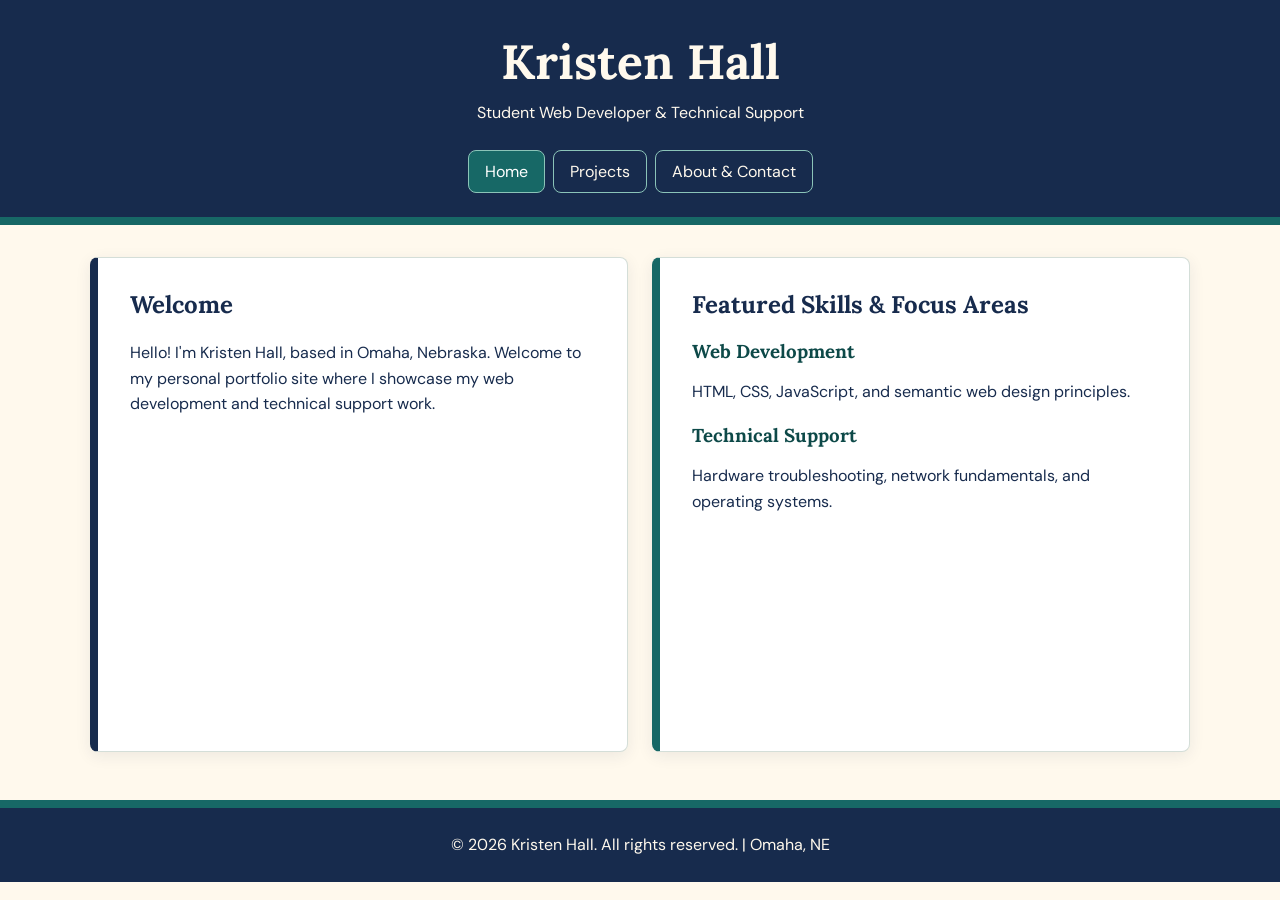
<file: index.html>
<!DOCTYPE html>
<html lang="en">
<head>
    <meta charset="UTF-8">
    <meta name="viewport" content="width=device-width, initial-scale=1.0">
    <title>Kristen Hall - Portfolio Home</title>
    <link rel="preconnect" href="https://fonts.googleapis.com">
    <link rel="preconnect" href="https://fonts.gstatic.com" crossorigin>
    <link href="https://fonts.googleapis.com/css2?family=DM+Sans:wght@400;500;600;700&family=Lora:wght@500;600;700&display=swap" rel="stylesheet">
    <link rel="stylesheet" href="homework1.css">
</head>
<body>
    <a class="skip-link" href="#main-content">Skip to main content</a>
    <header class="site-header">
        <h1>Kristen Hall</h1>
        <p>Student Web Developer &amp; Technical Support</p>
        <nav class="site-nav" aria-label="Main navigation">
            <ul>
                <li><a href="index.html" aria-current="page">Home</a></li>
                <li><a href="projects.html">Projects</a></li>
                <li><a href="contact.html">About &amp; Contact</a></li>
            </ul>
        </nav>
    </header>

    <main id="main-content">
        <section id="welcome" class="content-card">
            <h2>Welcome</h2>
            <p>Hello! I'm Kristen Hall, based in Omaha, Nebraska. Welcome to my personal portfolio site where I showcase my web development and technical support work.</p>
        </section>

        <section class="content-card">
            <h2>Featured Skills &amp; Focus Areas</h2>
            <h3>Web Development</h3>
            <p>HTML, CSS, JavaScript, and semantic web design principles.</p>

            <h3>Technical Support</h3>
            <p>Hardware troubleshooting, network fundamentals, and operating systems.</p>
        </section>
    </main>

    <footer class="site-footer">
        <p>&copy; 2026 Kristen Hall. All rights reserved. | Omaha, NE</p>
    </footer>
</body>
</html>
</file>
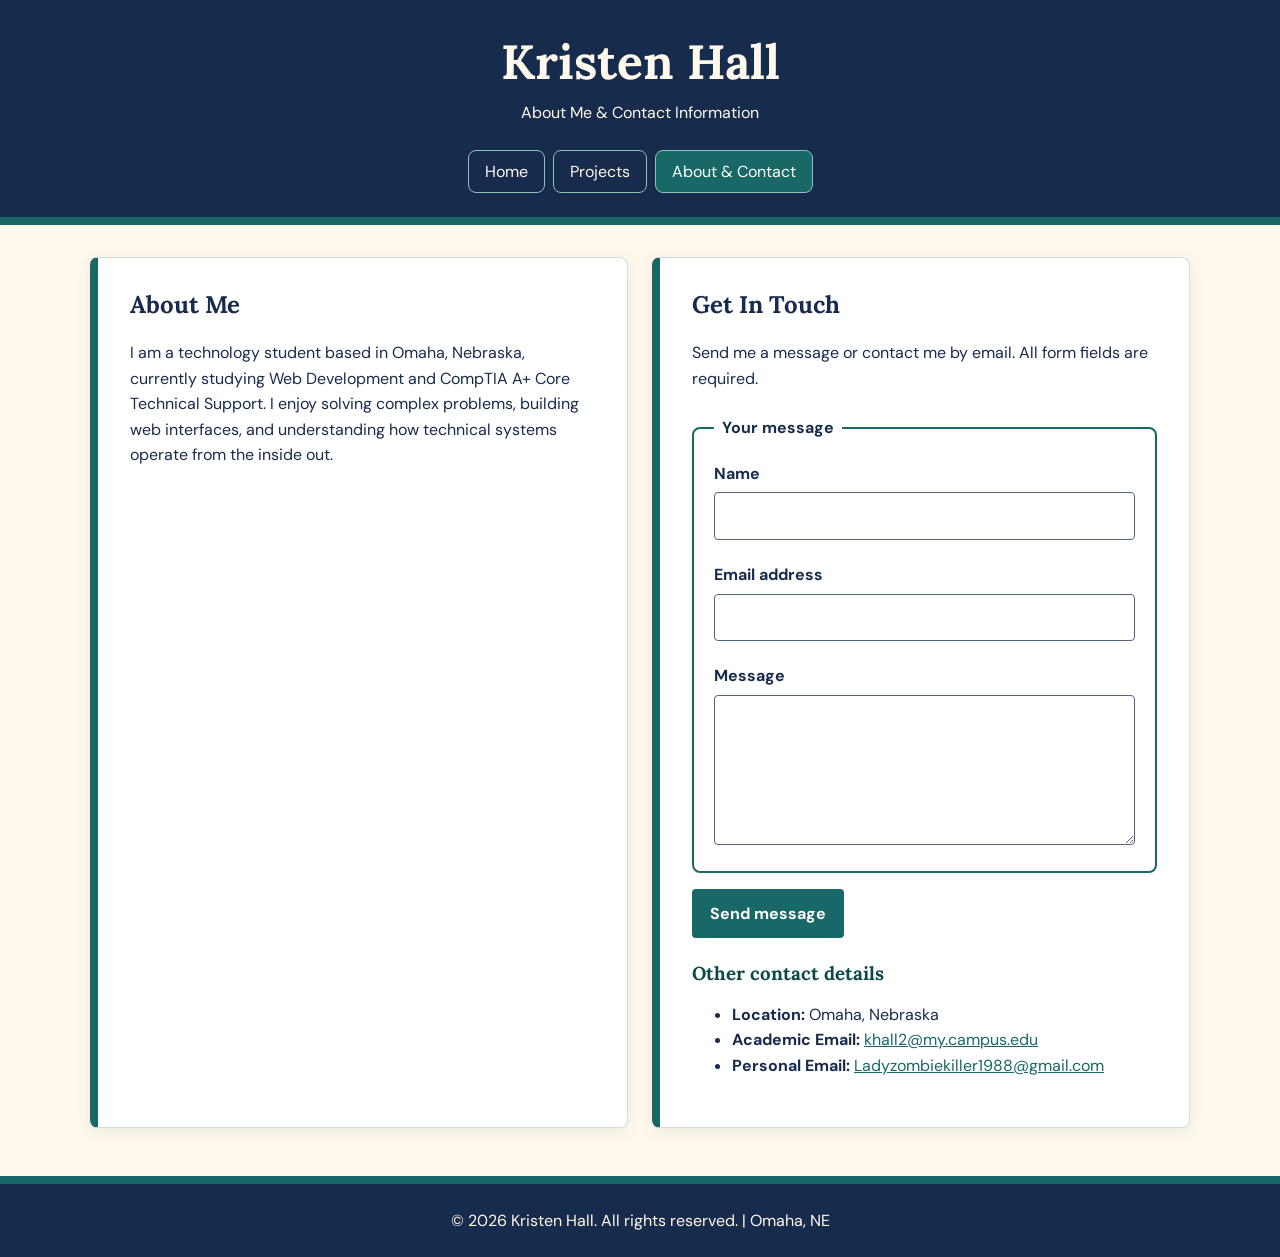
<file: contact.html>
<!DOCTYPE html>
<html lang="en">
<head>
    <meta charset="UTF-8">
    <meta name="viewport" content="width=device-width, initial-scale=1.0">
    <title>About &amp; Contact - Kristen Hall</title>
    <link rel="preconnect" href="https://fonts.googleapis.com">
    <link rel="preconnect" href="https://fonts.gstatic.com" crossorigin>
    <link href="https://fonts.googleapis.com/css2?family=DM+Sans:wght@400;500;600;700&family=Lora:wght@500;600;700&display=swap" rel="stylesheet">
    <link rel="stylesheet" href="homework1.css">
</head>
<body>
    <a class="skip-link" href="#main-content">Skip to main content</a>
    <header class="site-header">
        <h1>Kristen Hall</h1>
        <p>About Me &amp; Contact Information</p>
        <nav class="site-nav" aria-label="Main navigation">
            <ul>
                <li><a href="index.html">Home</a></li>
                <li><a href="projects.html">Projects</a></li>
                <li><a href="contact.html" aria-current="page">About &amp; Contact</a></li>
            </ul>
        </nav>
    </header>

    <main id="main-content">
        <section class="content-card">
            <h2>About Me</h2>
            <p>I am a technology student based in Omaha, Nebraska, currently studying Web Development and CompTIA A+ Core Technical Support. I enjoy solving complex problems, building web interfaces, and understanding how technical systems operate from the inside out.</p>
        </section>

        <section class="content-card">
            <h2>Get In Touch</h2>
            <p>Send me a message or contact me by email. All form fields are required.</p>

            <form class="contact-form" action="mailto:khall2@my.campus.edu" method="post" enctype="text/plain">
                <fieldset>
                    <legend>Your message</legend>
                    <div class="form-field">
                        <label for="name">Name</label>
                        <input id="name" name="name" type="text" autocomplete="name" aria-describedby="name-error" aria-invalid="false" required>
                        <span class="field-error" id="name-error" aria-live="polite"></span>
                    </div>
                    <div class="form-field">
                        <label for="email">Email address</label>
                        <input id="email" name="email" type="email" autocomplete="email" aria-describedby="email-error" aria-invalid="false" required>
                        <span class="field-error" id="email-error" aria-live="polite"></span>
                    </div>
                    <div class="form-field">
                        <label for="message">Message</label>
                        <textarea id="message" name="message" rows="5" aria-describedby="message-error" aria-invalid="false" required></textarea>
                        <span class="field-error" id="message-error" aria-live="polite"></span>
                    </div>
                </fieldset>
                <button class="submit-button" type="submit">Send message</button>
            </form>

            <h3>Other contact details</h3>
            <ul>
                <li><strong>Location:</strong> Omaha, Nebraska</li>
                <li><strong>Academic Email:</strong> <a href="mailto:khall2@my.campus.edu">khall2@my.campus.edu</a></li>
                <li><strong>Personal Email:</strong> <a href="mailto:Ladyzombiekiller1988@gmail.com">Ladyzombiekiller1988@gmail.com</a></li>
            </ul>
        </section>
    </main>

    <footer class="site-footer">
        <p>&copy; 2026 Kristen Hall. All rights reserved. | Omaha, NE</p>
    </footer>
    <script src="contact-form.js" defer></script>
</body>
</html>
</file>
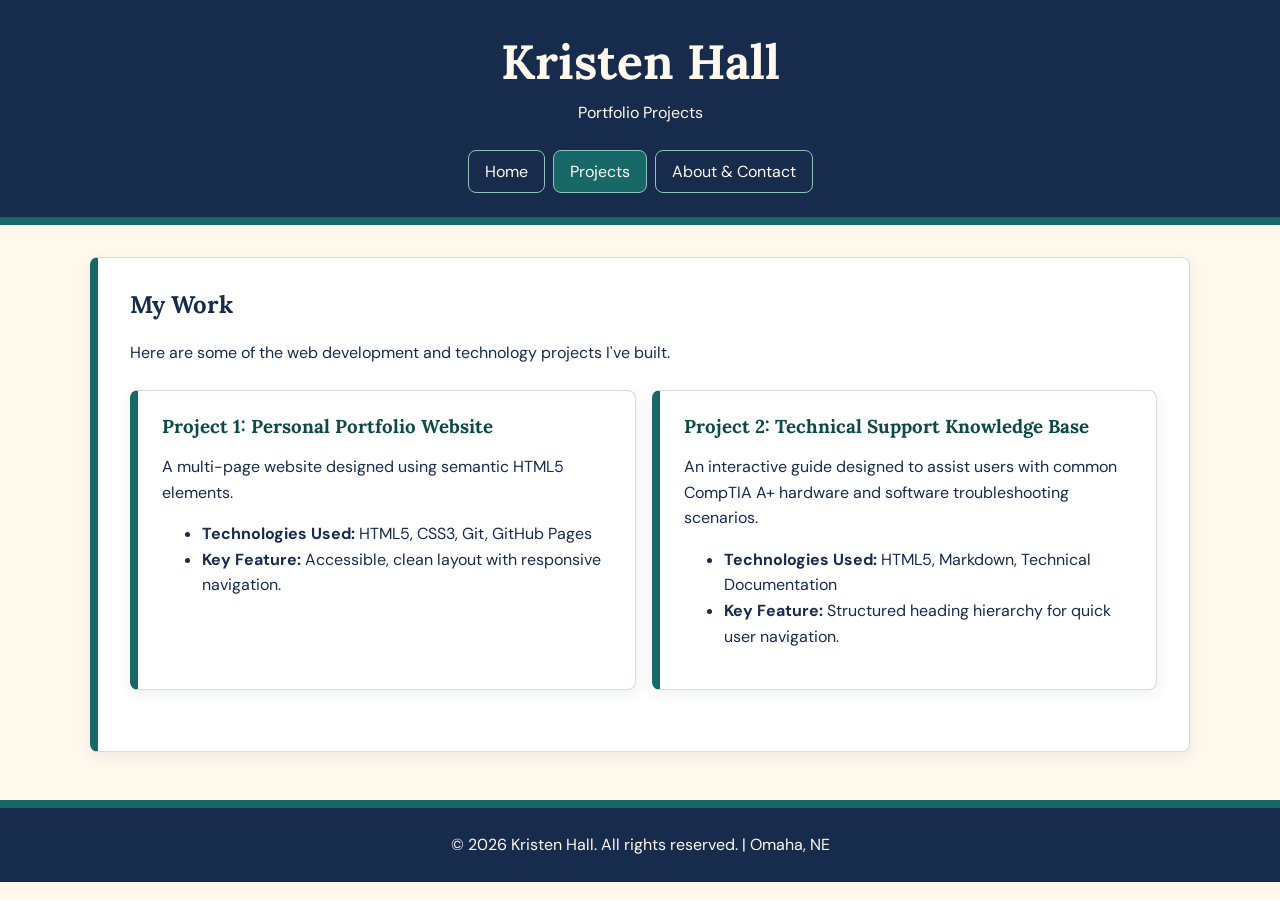
<file: projects.html>
<!DOCTYPE html>
<html lang="en">
<head>
    <meta charset="UTF-8">
    <meta name="viewport" content="width=device-width, initial-scale=1.0">
    <title>Projects - Kristen Hall</title>
    <link rel="preconnect" href="https://fonts.googleapis.com">
    <link rel="preconnect" href="https://fonts.gstatic.com" crossorigin>
    <link href="https://fonts.googleapis.com/css2?family=DM+Sans:wght@400;500;600;700&family=Lora:wght@500;600;700&display=swap" rel="stylesheet">
    <link rel="stylesheet" href="homework1.css">
</head>
<body>
    <a class="skip-link" href="#main-content">Skip to main content</a>
    <header class="site-header">
        <h1>Kristen Hall</h1>
        <p>Portfolio Projects</p>
        <nav class="site-nav" aria-label="Main navigation">
            <ul>
                <li><a href="index.html">Home</a></li>
                <li><a href="projects.html" aria-current="page">Projects</a></li>
                <li><a href="contact.html">About &amp; Contact</a></li>
                
            </ul>
        </nav>
    </header>

    <main id="main-content">
        <section class="content-card content-card--projects">
            <h2>My Work</h2>
            <p>Here are some of the web development and technology projects I've built.</p>

            <div class="project-list">
                <article class="project-card">
                    <h3>Project 1: Personal Portfolio Website</h3>
                    <p>A multi-page website designed using semantic HTML5 elements.</p>
                    <ul>
                        <li><strong>Technologies Used:</strong> HTML5, CSS3, Git, GitHub Pages</li>
                        <li><strong>Key Feature:</strong> Accessible, clean layout with responsive navigation.</li>
                    </ul>
                </article>

                <article class="project-card">
                    <h3>Project 2: Technical Support Knowledge Base</h3>
                    <p>An interactive guide designed to assist users with common CompTIA A+ hardware and software troubleshooting scenarios.</p>
                    <ul>
                        <li><strong>Technologies Used:</strong> HTML5, Markdown, Technical Documentation</li>
                        <li><strong>Key Feature:</strong> Structured heading hierarchy for quick user navigation.</li>
                    </ul>
                </article>
            </div>
        </section>
    </main>

    <footer class="site-footer">
        <p>&copy; 2026 Kristen Hall. All rights reserved. | Omaha, NE</p>
    </footer>
</body>
</html>
</file>
<file: homework1.css>
* {
    box-sizing: border-box;
}

body {
    margin: 0;
    background-color: #FFF9ED;
    color: #172B4D;
    font-family: "DM Sans", sans-serif;
    line-height: 1.6;
}

.skip-link {
    position: absolute;
    z-index: 1;
    top: 8px;
    left: 8px;
    padding: 8px 12px;
    transform: translateY(-150%);
    border-radius: 4px;
    background-color: #FFFFFF;
    color: #172B4D;
}

.skip-link:focus {
    transform: translateY(0);
}

h1,
h2,
h3 {
    font-family: "Lora", Georgia, serif;
    line-height: 1.25;
}

a {
    color: #176866;
    overflow-wrap: anywhere;
}

a:hover,
a:focus-visible {
    color: #0D4948;
}

a:focus-visible,
button:focus-visible,
input:focus-visible,
textarea:focus-visible {
    outline: 3px solid #0D4948;
    outline-offset: 3px;
}

.site-nav a:focus-visible {
    outline-color: #FFF9ED;
}

.site-header {
    padding: 32px 16px 24px;
    border-bottom: 8px solid #176866;
    background-color: #172B4D;
    color: #FFF9ED;
    text-align: center;
}

.site-header h1 {
    margin: 0;
    font-size: clamp(32px, 5vw, 48px);
}

.site-header p {
    margin: 8px 0 24px;
}

.site-nav ul {
    display: flex;
    flex-wrap: wrap;
    justify-content: center;
    gap: 8px;
    margin: 0;
    padding: 0;
    list-style: none;
}

.site-nav a {
    display: block;
    padding: 8px 16px;
    border: 1px solid #8BC4B8;
    border-radius: 8px;
    color: #FFF9ED;
    text-decoration: none;
}

.site-nav a:hover,
.site-nav a:focus-visible,
.site-nav a[aria-current="page"] {
    background-color: #176866;
    color: #FFFFFF;
}

main {
    display: grid;
    width: min(100% - 32px, 1100px);
    grid-template-columns: minmax(0, 1fr);
    gap: 24px;
    min-height: 55vh;
    margin: 32px auto;
}

.content-card,
.project-card {
    min-width: 0;
    margin: 0;
    padding: clamp(24px, 4vw, 32px);
    border: 1px solid #D4DED8;
    border-left: 8px solid #176866;
    border-radius: 8px;
    background-color: #FFFFFF;
    box-shadow: 0 4px 16px rgb(23 43 77 / 8%);
}

.content-card h2 {
    margin-top: 0;
    color: #172B4D;
}

.content-card h3 {
    margin-bottom: 8px;
    color: #0D4948;
}

.content-card p:last-child,
.project-card p:last-child {
    margin-bottom: 0;
}

.content-card#welcome {
    border-left-color: #172B4D;
}

.content-card--projects {
    grid-column: 1 / -1;
}

.project-list {
    display: grid;
    gap: 16px;
    margin-top: 24px;
}

.project-card {
    padding: 24px;
    background-color: #FFFFFF;
}

.project-card h3 {
    margin-top: 0;
}

.site-footer {
    margin-top: 48px;
    padding: 24px 16px;
    border-top: 8px solid #176866;
    background-color: #172B4D;
    color: #FFF9ED;
    text-align: center;
}

.site-footer p {
    margin: 0;
}

.contact-form {
    margin: 24px 0;
}

.contact-form fieldset {
    display: grid;
    gap: 16px;
    margin: 0;
    padding: 20px;
    border: 2px solid #176866;
    border-radius: 8px;
}

.contact-form legend {
    padding: 0 8px;
    color: #172B4D;
    font-weight: 700;
}

.form-field {
    display: grid;
    gap: 6px;
}

.form-field label {
    font-weight: 700;
}

.form-field input,
.form-field textarea {
    width: 100%;
    padding: 10px 12px;
    border: 1px solid #52647B;
    border-radius: 4px;
    background-color: #FFFFFF;
    color: #172B4D;
    font: inherit;
}

.form-field [aria-invalid="true"] {
    border: 2px solid #A12622;
}

.field-error {
    color: #8A1C18;
    font-weight: 600;
}

.submit-button {
    margin-top: 16px;
    padding: 10px 16px;
    border: 2px solid #176866;
    border-radius: 4px;
    background-color: #176866;
    color: #FFFFFF;
    font: inherit;
    font-weight: 700;
    cursor: pointer;
}

.submit-button:hover {
    border-color: #0D4948;
    background-color: #0D4948;
}

@media (max-width: 600px) {
    main {
        width: min(100% - 16px, 1100px);
        gap: 16px;
        margin: 16px auto;
    }

    .site-header {
        padding: 24px 16px;
    }

    .site-nav a {
        padding: 8px;
    }

    .content-card,
    .project-card {
        padding: 24px 16px;
    }

    .site-footer {
        margin-top: 32px;
    }
}

@media (min-width: 700px) {
    main {
        grid-template-columns: repeat(2, minmax(0, 1fr));
    }

    .project-list {
        grid-template-columns: repeat(2, minmax(0, 1fr));
    }
}
</file>
